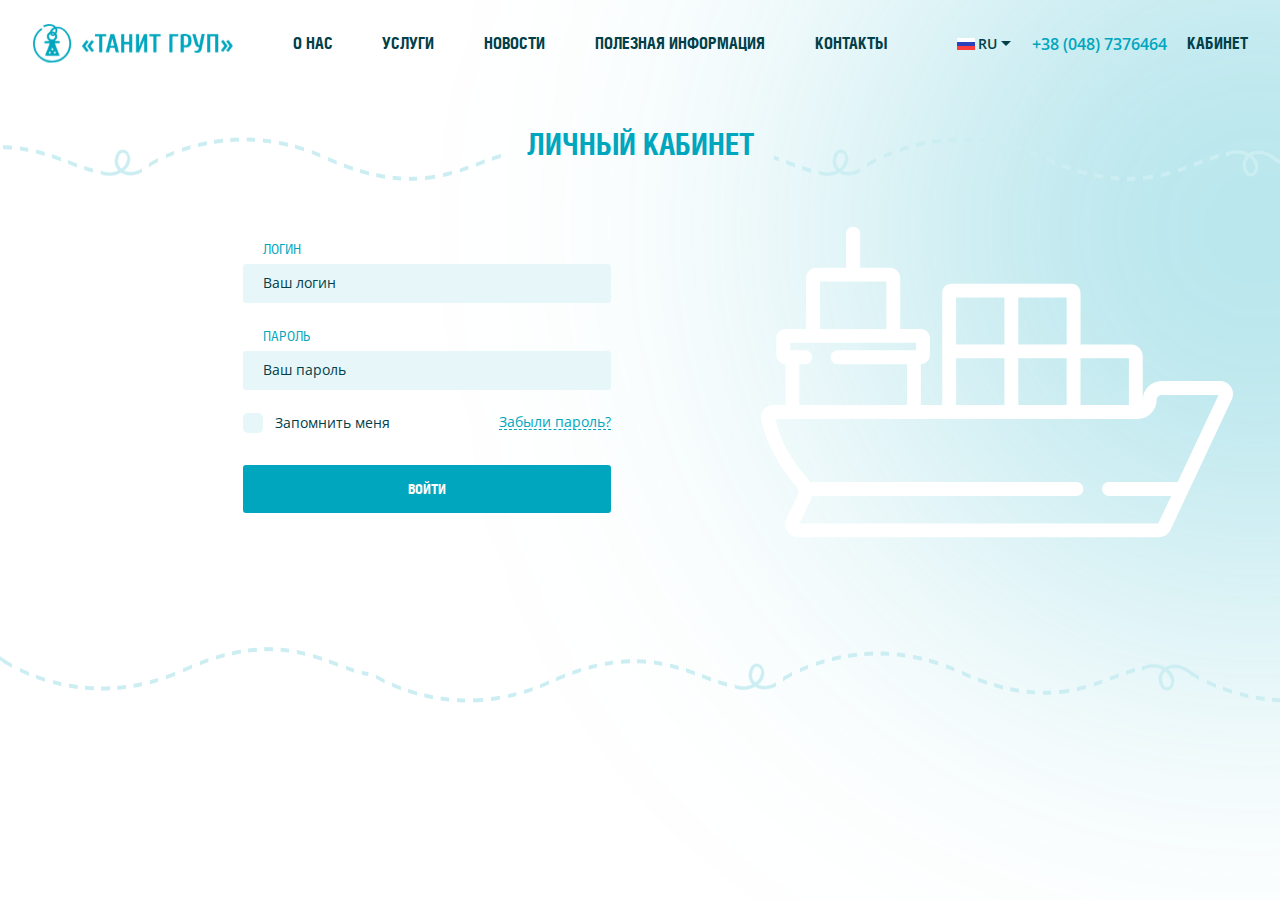
<file: index.html>
<!DOCTYPE html>
<html lang="ru">

<head>
	<title>Главная</title>
	<meta charset="UTF-8">
	<meta name="format-detection" content="telephone=no">
	<!-- <style>body{opacity: 0;}</style> -->
	<link rel="stylesheet" href="css/style.min.css">
	<link rel="shortcut icon" href="favicon.ico">
	<!-- <meta name="robots" content="noindex, nofollow"> -->
	<meta name="viewport" content="width=device-width, initial-scale=1.0">
</head>

<body>
	<div class="wrapper">
		<header class="header">
			<div class="header__container">
				<a href="index.html" class="header__logo">
					<img src="img/logo.svg" alt="Танит Груп">
				</a>
				<div class="header__menu menu__body">

					<nav>
						<div class="menu__decor"></div>
						<ul>
							<li><a href="error.html">О НАС</a></li>
							<li><a href="applications.html">УСЛУГИ</a></li>
							<li><a href="">НОВОСТИ</a></li>
							<li><a href="">ПОЛЕЗНАЯ ИНФОРМАЦИЯ</a></li>
							<li><a href="">КОНТАКТЫ</a></li>
							<li data-spollers class="cabinet-header cabinet-header--adaptive">
								<a href="">КАБИНЕТ</a>
								<a href="index.html" class="cabinet-header__login">login</a>
								<button data-spoller type="button" class="cabinet-header__arrow _page-arrow"></button>
								<a class="_exit" href="">ВЫЙТИ</a>
							</li>
							<li class="_exit-adaptive">
								<a href="">ВЫЙТИ</a>
							</li>
						</ul>
					</nav>

				</div>
				<div data-spollers class="header__language language">
					<button data-spoller type="button" class="language__button">
						<img src="img/ru.svg" alt="Русский">
						<span>RU</span>
						<span class="language__arrow _page-arrow"></span>
					</button>
					<ul class="language__list">
						<li class="language__item"><a href=""><img src="img/ru.svg" alt="Русский">RU</a></li>
						<li class="language__item"><a href=""><img src="img/ru.svg" alt="Русский">RU</a></li>
					</ul>
				</div>
				<a href="tel:380487376464" class="header__phone">+38 (048) 7376464</a>
				<a class="header__cabinet cabinet-header" href="">КАБИНЕТ</a>
				<button type="button" class="icon-menu">МЕНЮ
				</button>
			</div>
		</header>
		<main class="page">
			<section class="page-cabinet cabinet">

				<div class="cabinet__container">
					<div class="cabinet__bg-blur"></div>
					<div class="cabinet__bg"></div>
					<div class="cabinet__title-wrapper">
						<h1 class="cabinet__title _title">
							Личный кабинет
						</h1>
					</div>

					<div class="cabinet__form form-cabinet">
						<form action="#" class="form-cabinet__form">
							<label for="form-cabinet-email" class="form-cabinet__label _page-label">Логин</label>
							<input id="form-cabinet-email" autocomplete="off" type="text" name="form[]" data-error="Ошибка" data-required="email" placeholder="Ваш логин" class="form-cabinet__email _page-input">
							<label for="form-cabinet-pass" class="form-cabinet__label _page-label">Пароль</label>
							<input id="form-cabinet-pass" autocomplete="off" type="text" name="form[]" data-error="Ошибка" placeholder="Ваш пароль" class="form-cabinet__pass _page-input">
							<div class="form-cabinet__line">
								<label class="form-cabinet__chekbox-label">
									<input type="checkbox" class="form-cabinet__checkbox">
									<span class="form-cabinet__check"></span>
									Запомнить меня
								</label>
								<a href="password-recovery.html" class="form-cabinet__forgotpass _pass-link">Забыли
									пароль?</a>
							</div>
							<button type="submit" class="form-cabinet__button _page-btn">Войти</button>
						</form>
					</div>
				</div>
			</section>

	</div>
	</main>
	</div>
	<div id="popup" aria-hidden="true" class="popup">
		<div class="popup__wrapper request__wrapper">
			<div class="popup__content request__content">

				<button data-close type="button" class="popup__close request__close">
					все заявки
				</button>

				<div class="popup__request request">

					<div class="request__overall overall">
						<div class="overall__item overall__number">
							<p class="overall__option">
								№ сделки:
							</p>
							<p class="overall__info">
								00010274
							</p>
						</div>
						<div class="overall__item deal-status-booking">
							<p class="overall__option">
								Статус сделки:
							</p>
							<p class="overall__info">
								Букинг
							</p>
						</div>
						<div class="overall__item account-status-unpaid">
							<p class="overall__option">
								Статус счета:
							</p>
							<p class="overall__info">
								Не оплачен
							</p>
						</div>
					</div>

					<div class="request__info">
						<div class="request__inner">
							<div class="info-request">
								<div class="info-request__item info-request__shipment">
									<p class="info-request__option">порт отправления</p>
									<p class="info-request__info">Лос-Анджелес,US</p>
								</div>

								<div class="info-request__item info-request__etd">
									<p class="info-request__option">ETD</p>
									<p class="info-request__info">21.01.2022</p>
								</div>
								<div class="info-request__item info-request__number">
									<p class="info-request__option">номер коносамента</p>
									<p class="info-request__info">ZIMUTRT912886</p>
								</div>

								<div class="info-request__item info-request__destination">
									<p class="info-request__option">порт назначения
									</p>
									<p class="info-request__info">Одесса,UA</p>
								</div>
								<div class="info-request__item info-request__eta">
									<p class="info-request__option">ETA</p>
									<p class="info-request__info">10.03.2022</p>
								</div>
							</div>

						</div>
					</div>



					<div class="request__about-cnt">
						<img class="popup__bg" src="img/popup-bg.svg" alt="">
						<div class="request__inner">
							<div class="about-cnt">
								<p class="about-cnt__title">
									КОНТЕЙНЕРЫ
								</p>
								<div class="about-cnt__row">
									<div class="about-cnt__code">
										MEDU5110718
									</div>
									<div class="about-cnt__hc">
										20НС
									</div>
									<div class="about-cnt__weight">
										8761 kg
									</div>
								</div>
								<div class="about-cnt__row">
									<div class="about-cnt__code">
										INKU6444093
									</div>
									<div class="about-cnt__hc">
										40НС
									</div>
									<div class="about-cnt__weight">
										7665 kg
									</div>
								</div>
								<div class="about-cnt__row">
									<div class="about-cnt__code">
										MYTH5110718
									</div>
									<div class="about-cnt__hc">
										40НС
									</div>
									<div class="about-cnt__weight">
										7665 kg
									</div>
								</div>
								<div class="about-cnt__row">
									<div class="about-cnt__code">
										TGFG6444093
									</div>
									<div class="about-cnt__hc">
										40НС
									</div>
									<div class="about-cnt__weight">
										7665 kg
									</div>
								</div>
							</div>
						</div>
					</div>
					<div class="request__accounts">
						<div class="request__inner">
							<div class="accounts-request">



								<p class="accounts-request__title">
									счета
								</p>
								<div class="accounts-request__row">
									<div class="accounts-request__items">
										<div class="accounts-request__number">
											№12135451245
										</div>
										<div class="accounts-request__status status-pink">
											Не оплачен
										</div>
										<div class="accounts-request__cost">
											100 000,00 UAH
										</div>
									</div>
									<a download href="" class="accounts-request__download-button"></a>
								</div>
								<div class="accounts-request__row">
									<div class="accounts-request__items">
										<div class="accounts-request__number">
											№12135451245
										</div>
										<div class="accounts-request__status status-pink">
											Не оплачен
										</div>
										<div class="accounts-request__cost">
											80 000,00 UAH
										</div>
									</div>

									<a download href="" class="accounts-request__download-button"></a>

								</div>
								<div class="accounts-request__row">
									<div class="accounts-request__items">
										<div class="accounts-request__number">
											№12135451245
										</div>
										<div class="accounts-request__status status-pink">
											Не оплачен
										</div>
										<div class="accounts-request__cost">
											1 000,00 UAH
										</div>
									</div>

									<a download href="" class="accounts-request__download-button"></a>

								</div>
								<div class="accounts-request__row">

									<div class="accounts-request__items">
										<div class="accounts-request__number">
											№12135451245
										</div>
										<div class="accounts-request__status status-pink">
											Не оплачен
										</div>
										<div class="accounts-request__cost">
											50 000,00 UAH
										</div>
									</div>

									<a download href="" class="accounts-request__download-button"></a>
								</div>
							</div>
						</div>
					</div>




				</div>




			</div>
		</div>
	</div>


	<script src="https://ajax.googleapis.com/ajax/libs/jquery/3.5.1/jquery.min.js"></script>
	<script src="js/app.min.js"></script>

</body>

</html>
</file>
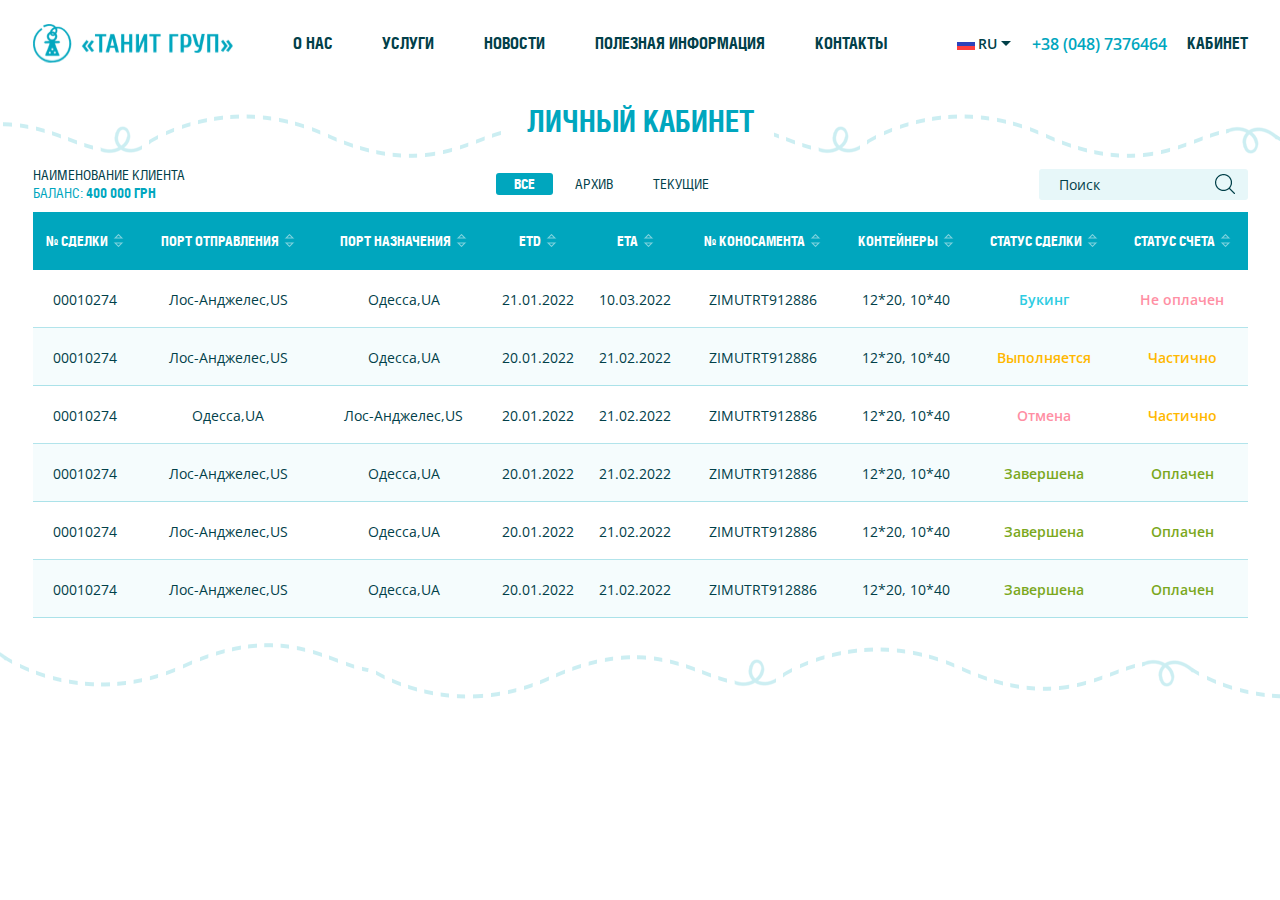
<file: applications.html>
<!DOCTYPE html>
<html lang="ru">

<head>
	<title>Главная</title>
	<meta charset="UTF-8">
	<meta name="format-detection" content="telephone=no">
	<!-- <style>body{opacity: 0;}</style> -->
	<link rel="stylesheet" href="css/style.min.css">
	<link rel="shortcut icon" href="favicon.ico">
	<!-- <meta name="robots" content="noindex, nofollow"> -->
	<meta name="viewport" content="width=device-width, initial-scale=1.0">
</head>

<body>
	<div class="wrapper">
		<header class="header">
			<div class="header__container">
				<a href="index.html" class="header__logo">
					<img src="img/logo.svg" alt="Танит Груп">
				</a>
				<div class="header__menu menu__body">

					<nav>
						<div class="menu__decor"></div>
						<ul>
							<li><a href="error.html">О НАС</a></li>
							<li><a href="applications.html">УСЛУГИ</a></li>
							<li><a href="">НОВОСТИ</a></li>
							<li><a href="">ПОЛЕЗНАЯ ИНФОРМАЦИЯ</a></li>
							<li><a href="">КОНТАКТЫ</a></li>
							<li data-spollers class="cabinet-header cabinet-header--adaptive">
								<a href="">КАБИНЕТ</a>
								<a href="index.html" class="cabinet-header__login">login</a>
								<button data-spoller type="button" class="cabinet-header__arrow _page-arrow"></button>
								<a class="_exit" href="">ВЫЙТИ</a>
							</li>
							<li class="_exit-adaptive">
								<a href="">ВЫЙТИ</a>
							</li>
						</ul>
					</nav>

				</div>
				<div data-spollers class="header__language language">
					<button data-spoller type="button" class="language__button">
						<img src="img/ru.svg" alt="Русский">
						<span>RU</span>
						<span class="language__arrow _page-arrow"></span>
					</button>
					<ul class="language__list">
						<li class="language__item"><a href=""><img src="img/ru.svg" alt="Русский">RU</a></li>
						<li class="language__item"><a href=""><img src="img/ru.svg" alt="Русский">RU</a></li>
					</ul>
				</div>
				<a href="tel:380487376464" class="header__phone">+38 (048) 7376464</a>
				<a class="header__cabinet cabinet-header" href="">КАБИНЕТ</a>
				<button type="button" class="icon-menu">МЕНЮ
				</button>
			</div>
		</header>
		<main class="page">
			<section class="page-applications applications">
				<div class="applications__container">
					<div class="applications__title-wrapper">
						<h1 class="applications__title _title">
							Личный кабинет
						</h1>
					</div>

					<div class="applications__wrapper">
						<div class="applications__row">
							<div class="applications__client">
								<p class="applications__name">
									Наименование клиента
								</p>
								<p class="applications__balance">
									Баланс: <span>400 000 грн</span>
								</p>
							</div>
							<div class="applications__filters-button-box">
								<button data-popup="#popup-filters" type="button" class="applications__filters-button">
									<span></span>
									<span></span>
									<span></span>
								</button>
							</div>
							<div class="applications__settings">
								<button type="button"
									class="applications__button applications__button--active">ВСЕ</button>
								<button type="button" class="applications__button">АРХИВ</button>
								<button type="button" class="applications__button">ТЕКУЩИЕ</button>
							</div>
							<div class="applications__search search-applications">
								<form action="#" class="search-applications">

									<input autocomplete="off" type="text" name="form[]" data-error="Ошибка"
										placeholder="Поиск" class="search-applications__input">
									<button type="submit" class="search-applications__button">

									</button>
								</form>
							</div>
						</div>
						<table class="applications__table table-applications" border="0" cellspacing="0"
							cellpadding="0">
							<thead class="table-applications__head">
								<tr class="table-applications__head-row">
									<th class="table-applications__head-cell">
										<div class="table-applications__cell-wrapper">
											№ сделки
											<div class="table-applications__buttons">
												<button type="button" class="table-applications__button-up"></button>
												<button type="button" class="table-applications__button-down"></button>
											</div>
										</div>
									</th>
									<th class="table-applications__head-cell">
										<div class="table-applications__cell-wrapper">
											порт отправления
											<div class="table-applications__buttons">
												<button type="button" class="table-applications__button-up"></button>
												<button type="button" class="table-applications__button-down"></button>
											</div>
										</div>
									</th>
									<th class="table-applications__head-cell">
										<div class="table-applications__cell-wrapper">
											порт назначения
											<div class="table-applications__buttons">
												<button type="button" class="table-applications__button-up"></button>
												<button type="button" class="table-applications__button-down"></button>
											</div>
										</div>
									</th>
									<th class="table-applications__head-cell">
										<div class="table-applications__cell-wrapper">
											ETD
											<div class="table-applications__buttons">
												<button type="button" class="table-applications__button-up"></button>
												<button type="button" class="table-applications__button-down"></button>
											</div>
										</div>
									</th>
									<th class="table-applications__head-cell">
										<div class="table-applications__cell-wrapper">
											ETA
											<div class="table-applications__buttons">
												<button type="button" class="table-applications__button-up"></button>
												<button type="button" class="table-applications__button-down"></button>
											</div>
										</div>
									</th>
									<th class="table-applications__head-cell">
										<div class="table-applications__cell-wrapper">
											№ коносамента
											<div class="table-applications__buttons">
												<button type="button" class="table-applications__button-up"></button>
												<button type="button" class="table-applications__button-down"></button>
											</div>
										</div>


									</th>
									<th class="table-applications__head-cell">
										<div class="table-applications__cell-wrapper">
											контейнеры
											<div class="table-applications__buttons">
												<button type="button" class="table-applications__button-up"></button>
												<button type="button" class="table-applications__button-down"></button>
											</div>
										</div>
									</th>
									<th class="table-applications__head-cell">
										<div class="table-applications__cell-wrapper">
											Статус сделки
											<div class="table-applications__buttons">
												<button type="button" class="table-applications__button-up"></button>
												<button type="button" class="table-applications__button-down"></button>
											</div>
										</div>
									</th>
									<th class="table-applications__head-cell">
										<div class="table-applications__cell-wrapper">
											Статус счета
											<div class="table-applications__buttons">
												<button type="button" class="table-applications__button-up"></button>
												<button type="button" class="table-applications__button-down"></button>
											</div>
										</div>
									</th>
								</tr>
							</thead>
							<tbody class="table-applications__body">
								<tr class="table-applications__row table-applications__row-1">
									<th class="table-applications__cell table-applications__number">
										<button type="button" data-popup="#popup"
											class="table-applications__button">00010274</button>
									</th>
									<th class="table-applications__cell table-applications__shipment">Лос-Анджелес,US
									</th>
									<th class="table-applications__cell table-applications__destination">Одесса,UA</th>
									<th class="table-applications__cell table-applications__etd">21.01.2022</th>
									<th class="table-applications__cell table-applications__eta">10.03.2022</th>
									<th class="table-applications__cell table-applications__consignment">ZIMUTRT912886
									</th>
									<th class="table-applications__cell table-applications__cnt">12*20, 10*40</th>
									<th class="table-applications__cell status-blue deal-status">Букинг</th>
									<th class="table-applications__cell status-pink table-applications__payment">Не
										оплачен</th>
									<th class="payment-status payment-status-pink"></th>
									<th class="table-arrow"></th>
								</tr>
								<tr class="table-applications__row table-applications__row-2">

									<th class="table-applications__cell table-applications__number">
										<button type="button" data-popup="#popup-2"
											class="table-applications__button">00010274</button>
									</th>
									<th class="table-applications__cell table-applications__shipment">Лос-Анджелес,US
									</th>
									<th class="table-applications__cell table-applications__destination">Одесса,UA</th>
									<th class="table-applications__cell table-applications__etd">20.01.2022</th>
									<th class="table-applications__cell table-applications__eta">21.02.2022</th>
									<th class="table-applications__cell table-applications__consignment">ZIMUTRT912886
									</th>
									<th class="table-applications__cell table-applications__cnt">12*20, 10*40</th>
									<th class="table-applications__cell status-yellow deal-status">Выполняется</th>
									<th class="table-applications__cell status-yellow table-applications__payment">
										Частично</th>
									<th class="payment-status payment-status-yellow"></th>
									<th class="table-arrow"></th>
								</tr>
								<tr class="table-applications__row table-applications__row-1">

									<th class="table-applications__cell table-applications__number">
										<button type="button" data-popup="#popup-2"
											class="table-applications__button">00010274</button>
									</th>
									<th class="table-applications__cell table-applications__shipment">Одесса,UA</th>
									<th class="table-applications__cell table-applications__destination">Лос-Анджелес,US
									</th>
									<th class="table-applications__cell table-applications__etd">20.01.2022</th>
									<th class="table-applications__cell table-applications__eta">21.02.2022</th>
									<th class="table-applications__cell table-applications__consignment">ZIMUTRT912886
									</th>
									<th class="table-applications__cell table-applications__cnt">12*20, 10*40</th>
									<th class="table-applications__cell status-pink deal-status">Отмена</th>
									<th class="table-applications__cell status-yellow table-applications__payment">
										Частично</th>
									<th class="payment-status payment-status-green"></th>
									<th class="table-arrow"></th>
								</tr>
								<tr class="table-applications__row table-applications__row-2">
									<th class="table-applications__cell table-applications__number">
										<button type="button" data-popup="#popup"
											class="table-applications__button">00010274</button>
									</th>
									<th class="table-applications__cell table-applications__shipment">Лос-Анджелес,US
									</th>
									<th class="table-applications__cell table-applications__destination">Одесса,UA</th>
									<th class="table-applications__cell table-applications__etd">20.01.2022</th>
									<th class="table-applications__cell table-applications__eta">21.02.2022</th>
									<th class="table-applications__cell table-applications__consignment">ZIMUTRT912886
									</th>
									<th class="table-applications__cell table-applications__cnt">12*20, 10*40</th>
									<th class="table-applications__cell status-green deal-status">Завершена</th>
									<th class="table-applications__cell status-green table-applications__payment">
										Оплачен</th>
									<th class="payment-status payment-status-green"></th>
									<th class="table-arrow"></th>
								</tr>
								<tr class="table-applications__row table-applications__row-1">

									<th class="table-applications__cell table-applications__number">
										<button type="button" data-popup="#popup"
											class="table-applications__button">00010274</button>
									</th>
									<th class="table-applications__cell table-applications__shipment">Лос-Анджелес,US
									</th>
									<th class="table-applications__cell table-applications__destination">Одесса,UA</th>
									<th class="table-applications__cell table-applications__etd">20.01.2022</th>
									<th class="table-applications__cell table-applications__eta">21.02.2022</th>
									<th class="table-applications__cell table-applications__consignment">ZIMUTRT912886
									</th>
									<th class="table-applications__cell table-applications__cnt">12*20, 10*40</th>
									<th class="table-applications__cell status-green deal-status">Завершена</th>
									<th class="table-applications__cell status-green table-applications__payment">
										Оплачен</th>
									<th class="payment-status payment-status-green"></th>
									<th class="table-arrow"></th>
								</tr>
								<tr class="table-applications__row table-applications__row-2">

									<th class="table-applications__cell table-applications__number">
										<button type="button" data-popup="#popup"
											class="table-applications__button">00010274</button>
									</th>
									<th class="table-applications__cell table-applications__shipment">Лос-Анджелес,US
									</th>
									<th class="table-applications__cell table-applications__destination">Одесса,UA</th>
									<th class="table-applications__cell table-applications__etd">20.01.2022</th>
									<th class="table-applications__cell table-applications__eta">21.02.2022</th>
									<th class="table-applications__cell table-applications__consignment">ZIMUTRT912886
									</th>
									<th class="table-applications__cell table-applications__cnt">12*20, 10*40</th>
									<th class="table-applications__cell status-green deal-status">Завершена</th>
									<th class="table-applications__cell status-green table-applications__payment">
										Оплачен</th>
									<th class="payment-status payment-status-green"></th>
									<th class="table-arrow"></th>
								</tr>
							</tbody>
						</table>
					</div>
				</div>
			</section>

		</main>
		<footer class="footer">
			<div class="footer__container">
			</div>
		</footer>
	</div>
	<div id="popup" aria-hidden="true" class="popup">
		<div class="popup__wrapper request__wrapper">
			<div class="popup__content request__content">

				<button data-close type="button" class="popup__close request__close">
					все заявки
				</button>

				<div class="popup__request request">

					<div class="request__overall overall">
						<div class="overall__item overall__number">
							<p class="overall__option">
								№ сделки:
							</p>
							<p class="overall__info">
								00010274
							</p>
						</div>
						<div class="overall__item deal-status-booking">
							<p class="overall__option">
								Статус сделки:
							</p>
							<p class="overall__info">
								Букинг
							</p>
						</div>
						<div class="overall__item account-status-unpaid">
							<p class="overall__option">
								Статус счета:
							</p>
							<p class="overall__info">
								Не оплачен
							</p>
						</div>
					</div>

					<div class="request__info">
						<div class="request__inner">
							<div class="info-request">
								<div class="info-request__item info-request__shipment">
									<p class="info-request__option">порт отправления</p>
									<p class="info-request__info">Лос-Анджелес,US</p>
								</div>

								<div class="info-request__item info-request__etd">
									<p class="info-request__option">ETD</p>
									<p class="info-request__info">21.01.2022</p>
								</div>
								<div class="info-request__item info-request__number">
									<p class="info-request__option">номер коносамента</p>
									<p class="info-request__info">ZIMUTRT912886</p>
								</div>

								<div class="info-request__item info-request__destination">
									<p class="info-request__option">порт назначения
									</p>
									<p class="info-request__info">Одесса,UA</p>
								</div>
								<div class="info-request__item info-request__eta">
									<p class="info-request__option">ETA</p>
									<p class="info-request__info">10.03.2022</p>
								</div>
							</div>

						</div>
					</div>



					<div class="request__about-cnt">
						<img class="popup__bg" src="img/popup-bg.svg" alt="">
						<div class="request__inner">
							<div class="about-cnt">
								<p class="about-cnt__title">
									КОНТЕЙНЕРЫ
								</p>
								<div class="about-cnt__row">
									<div class="about-cnt__code">
										MEDU5110718
									</div>
									<div class="about-cnt__hc">
										20НС
									</div>
									<div class="about-cnt__weight">
										8761 kg
									</div>
								</div>
								<div class="about-cnt__row">
									<div class="about-cnt__code">
										INKU6444093
									</div>
									<div class="about-cnt__hc">
										40НС
									</div>
									<div class="about-cnt__weight">
										7665 kg
									</div>
								</div>
								<div class="about-cnt__row">
									<div class="about-cnt__code">
										MYTH5110718
									</div>
									<div class="about-cnt__hc">
										40НС
									</div>
									<div class="about-cnt__weight">
										7665 kg
									</div>
								</div>
								<div class="about-cnt__row">
									<div class="about-cnt__code">
										TGFG6444093
									</div>
									<div class="about-cnt__hc">
										40НС
									</div>
									<div class="about-cnt__weight">
										7665 kg
									</div>
								</div>
							</div>
						</div>
					</div>
					<div class="request__accounts">
						<div class="request__inner">
							<div class="accounts-request">



								<p class="accounts-request__title">
									счета
								</p>
								<div class="accounts-request__row">
									<div class="accounts-request__items">
										<div class="accounts-request__number">
											№12135451245
										</div>
										<div class="accounts-request__status status-pink">
											Не оплачен
										</div>
										<div class="accounts-request__cost">
											100 000,00 UAH
										</div>
									</div>
									<a download href="" class="accounts-request__download-button"></a>
								</div>
								<div class="accounts-request__row">
									<div class="accounts-request__items">
										<div class="accounts-request__number">
											№12135451245
										</div>
										<div class="accounts-request__status status-pink">
											Не оплачен
										</div>
										<div class="accounts-request__cost">
											80 000,00 UAH
										</div>
									</div>

									<a download href="" class="accounts-request__download-button"></a>

								</div>
								<div class="accounts-request__row">
									<div class="accounts-request__items">
										<div class="accounts-request__number">
											№12135451245
										</div>
										<div class="accounts-request__status status-pink">
											Не оплачен
										</div>
										<div class="accounts-request__cost">
											1 000,00 UAH
										</div>
									</div>

									<a download href="" class="accounts-request__download-button"></a>

								</div>
								<div class="accounts-request__row">

									<div class="accounts-request__items">
										<div class="accounts-request__number">
											№12135451245
										</div>
										<div class="accounts-request__status status-pink">
											Не оплачен
										</div>
										<div class="accounts-request__cost">
											50 000,00 UAH
										</div>
									</div>

									<a download href="" class="accounts-request__download-button"></a>
								</div>
							</div>
						</div>
					</div>




				</div>




			</div>
		</div>
	</div>


	<div id="popup-2" aria-hidden="true" class="popup">
		<div class="popup__wrapper request__wrapper">
			<div class="popup__content request__content">

				<button data-close type="button" class="popup__close request__close">
					все заявки
				</button>

				<div class="popup__request request">

					<div class="request__overall overall">
						<div class="overall__item overall__number">
							<p class="overall__option">
								№ сделки:
							</p>
							<p class="overall__info">
								00010274
							</p>
						</div>
						<div class="overall__item deal-status-booking">
							<p class="overall__option">
								Статус сделки:
							</p>
							<p class="overall__info">
								Букинг
							</p>
						</div>
						<div class="overall__item account-status-unpaid">
							<p class="overall__option">
								Статус счета:
							</p>
							<p class="overall__info">
								Не оплачен
							</p>
						</div>
					</div>

					<div class="request__info">
						<div class="request__inner">
							<div class="info-request">
								<div class="info-request__item info-request__shipment">
									<p class="info-request__option">порт отправления</p>
									<p class="info-request__info">Лос-Анджелес,US</p>
								</div>

								<div class="info-request__item info-request__etd">
									<p class="info-request__option">ETD</p>
									<p class="info-request__info">21.01.2022</p>
								</div>
								<div class="info-request__item info-request__number">
									<p class="info-request__option">номер коносамента</p>
									<p class="info-request__info">ZIMUTRT912886</p>
								</div>

								<div class="info-request__item info-request__destination">
									<p class="info-request__option">порт назначения
									</p>
									<p class="info-request__info">Одесса,UA</p>
								</div>
								<div class="info-request__item info-request__eta">
									<p class="info-request__option">ETA</p>
									<p class="info-request__info">10.03.2022</p>
								</div>
							</div>

						</div>
					</div>



					<div class="request__about-cnt">
						<img class="popup__bg" src="img/popup-bg.svg" alt="">
						<div class="request__inner">
							<div class="about-cnt">
								<p class="about-cnt__title">
									КОНТЕЙНЕРЫ
								</p>
								<div class="about-cnt__row">
									<div class="about-cnt__code">
										MEDU5110718
									</div>
									<div class="about-cnt__hc">
										20НС
									</div>
									<div class="about-cnt__weight">
										8761 kg
									</div>
								</div>

							</div>
						</div>
					</div>
					<div class="request__accounts">
						<div class="request__inner">
							<div class="accounts-request">



								<p class="accounts-request__title">
									счета
								</p>
								<div class="accounts-request__row">
									<div class="accounts-request__items">
										<div class="accounts-request__number">
											№12135451245
										</div>
										<div class="accounts-request__status status-pink">
											Не оплачен
										</div>
										<div class="accounts-request__cost">
											100 000,00 UAH
										</div>
									</div>
									<a download href="" class="accounts-request__download-button"></a>
								</div>
							</div>
						</div>
					</div>




				</div>




			</div>
		</div>
	</div>
	<div id="popup-filters" aria-hidden="true" class="popup">
		<div class="popup__wrapper popup-filters__wrapper">
			<div class="popup__content popup-filters__content">
				<div class="popup-filters__close-wrapper">
					<button data-close type="button" class="popup__close popup-filters__close">

					</button>
				</div>

				<div class="popup-filters">
					<h5 class="popup-filters__title">
						Сортировка
					</h5>
					<div class="popup-filters__wrapper">
						<div class="popup-filters__column">
							<div class="popup-filters__item">
								<p class="popup-filters__option">
									№ сделки
								</p>
								<div class="popup-filters__buttons">
									<button type="button"
										class="popup-filters__button popup-filters__button-up"><span></span></button>
									<button type="button"
										class="popup-filters__button popup-filters__button-down"><span></span></button>
								</div>
							</div>
							<div class="popup-filters__item">
								<p class="popup-filters__option">
									№ коносамента
								</p>
								<div class="popup-filters__buttons">
									<button type="button"
										class="popup-filters__button popup-filters__button-up"><span></span></button>
									<button type="button"
										class="popup-filters__button popup-filters__button-down"><span></span></button>
								</div>
							</div>
							<div class="popup-filters__item">
								<p class="popup-filters__option">
									Статус сделки
								</p>
								<div class="popup-filters__buttons">
									<button type="button"
										class="popup-filters__button popup-filters__button-up"><span></span></button>
									<button type="button"
										class="popup-filters__button popup-filters__button-down"><span></span></button>
								</div>
							</div>
						</div>
						<div class="popup-filters__column">
							<div class="popup-filters__item">
								<p class="popup-filters__option">
									порт отправления
								</p>
								<div class="popup-filters__buttons">
									<button type="button"
										class="popup-filters__button popup-filters__button-up"><span></span></button>
									<button type="button"
										class="popup-filters__button popup-filters__button-down"><span></span></button>
								</div>
							</div>
							<div class="popup-filters__item">
								<p class="popup-filters__option">
									порт назначения
								</p>
								<div class="popup-filters__buttons">
									<button type="button"
										class="popup-filters__button popup-filters__button-up"><span></span></button>
									<button type="button"
										class="popup-filters__button popup-filters__button-down"><span></span></button>
								</div>
							</div>
							<div class="popup-filters__item">
								<p class="popup-filters__option">
									Статус счета
								</p>
								<div class="popup-filters__buttons">
									<button type="button"
										class="popup-filters__button popup-filters__button-up"><span></span></button>
									<button type="button"
										class="popup-filters__button popup-filters__button-down"><span></span></button>
								</div>
							</div>
						</div>
						<div class="popup-filters__column">
							<div class="popup-filters__item">
								<p class="popup-filters__option">
									ETD
								</p>
								<div class="popup-filters__buttons">
									<button type="button"
										class="popup-filters__button popup-filters__button-up"><span></span></button>
									<button type="button"
										class="popup-filters__button popup-filters__button-down"><span></span></button>
								</div>
							</div>
							<div class="popup-filters__item">
								<p class="popup-filters__option">
									ETA
								</p>
								<div class="popup-filters__buttons">
									<button type="button"
										class="popup-filters__button popup-filters__button-up"><span></span></button>
									<button type="button"
										class="popup-filters__button popup-filters__button-down"><span></span></button>
								</div>
							</div>
							<div class="popup-filters__item">
								<p class="popup-filters__option">
									контейнеры
								</p>
								<div class="popup-filters__buttons">
									<button type="button"
										class="popup-filters__button popup-filters__button-up"><span></span></button>
									<button type="button"
										class="popup-filters__button popup-filters__button-down"><span></span></button>
								</div>
							</div>
						</div>
						<button type="button" class="popup-filters__apply">применить</button>
					</div>
				</div>
			</div>
		</div>
	</div>

	<script src="https://ajax.googleapis.com/ajax/libs/jquery/3.5.1/jquery.min.js"></script>
	<script src="js/app.min.js"></script>

</body>

</html>
</file>
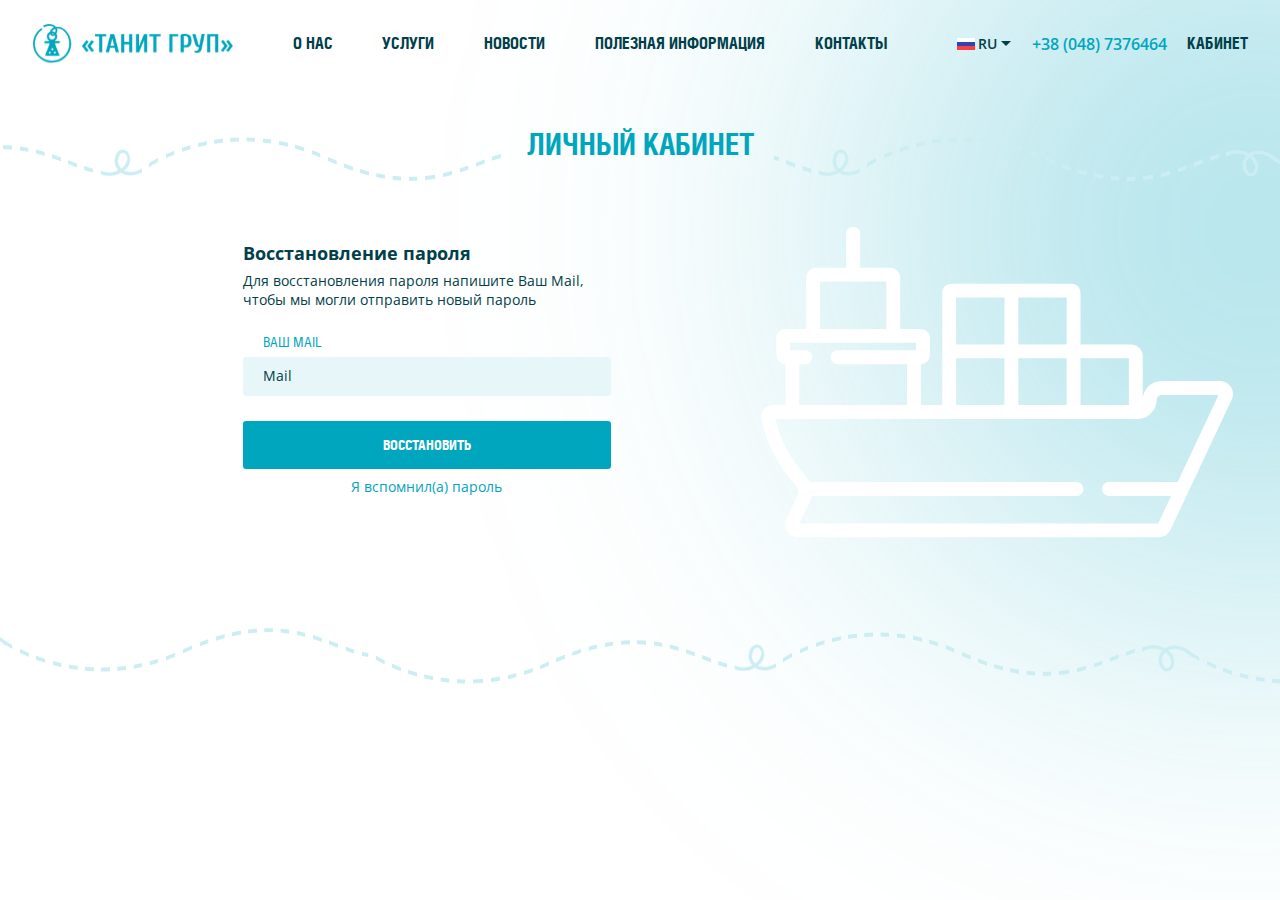
<file: password-recovery.html>
<!DOCTYPE html>
<html lang="ru">

<head>
	<title>Главная</title>
	<meta charset="UTF-8">
	<meta name="format-detection" content="telephone=no">
	<!-- <style>body{opacity: 0;}</style> -->
	<link rel="stylesheet" href="css/style.min.css">
	<link rel="shortcut icon" href="favicon.ico">
	<!-- <meta name="robots" content="noindex, nofollow"> -->
	<meta name="viewport" content="width=device-width, initial-scale=1.0">
</head>

<body>
	<div class="wrapper">
		<header class="header">
			<div class="header__container">
				<a href="index.html" class="header__logo">
					<img src="img/logo.svg" alt="Танит Груп">
				</a>
				<div class="header__menu menu__body">

					<nav>
						<div class="menu__decor"></div>
						<ul>
							<li><a href="error.html">О НАС</a></li>
							<li><a href="applications.html">УСЛУГИ</a></li>
							<li><a href="">НОВОСТИ</a></li>
							<li><a href="">ПОЛЕЗНАЯ ИНФОРМАЦИЯ</a></li>
							<li><a href="">КОНТАКТЫ</a></li>
							<li data-spollers class="cabinet-header cabinet-header--adaptive">
								<a href="">КАБИНЕТ</a>
								<a href="index.html" class="cabinet-header__login">login</a>
								<button data-spoller type="button" class="cabinet-header__arrow _page-arrow"></button>
								<a class="_exit" href="">ВЫЙТИ</a>
							</li>
							<li class="_exit-adaptive">
								<a href="">ВЫЙТИ</a>
							</li>
						</ul>
					</nav>

				</div>
				<div data-spollers class="header__language language">
					<button data-spoller type="button" class="language__button">
						<img src="img/ru.svg" alt="Русский">
						<span>RU</span>
						<span class="language__arrow _page-arrow"></span>
					</button>
					<ul class="language__list">
						<li class="language__item"><a href=""><img src="img/ru.svg" alt="Русский">RU</a></li>
						<li class="language__item"><a href=""><img src="img/ru.svg" alt="Русский">RU</a></li>
					</ul>
				</div>
				<a href="tel:380487376464" class="header__phone">+38 (048) 7376464</a>
				<a class="header__cabinet cabinet-header" href="">КАБИНЕТ</a>
				<button type="button" class="icon-menu">МЕНЮ
				</button>
			</div>
		</header>
		<main class="page">
			<section class="page-cabinet cabinet">

				<div class="cabinet__container">
					<div class="cabinet__bg-blur"></div>
					<div class="cabinet__bg"></div>
					<div class="cabinet__img"></div>
					<div class="cabinet__title-wrapper">
						<h1 class="cabinet__title _title">
							Личный кабинет
						</h1>
					</div>

					<div class="cabinet__form form-cabinet">
						<div class="form-cabinet__info">
							<h2 class="form-cabinet__subtitle">
								Восстановление пароля
							</h2>
							<p>
								Для восстановления пароля напишите Ваш Mail,
								чтобы мы могли отправить новый пароль
							</p>
						</div>

						<form action="#" class="form-cabinet__form">
							<label for="form-cabinet-email" class="form-cabinet__label _page-label">Ваш mail</label>
							<input id="form-cabinet-email" autocomplete="off" type="text" name="form[]" data-error="Ошибка" data-required="email" placeholder="Mail" class="form-cabinet__email _page-input">
							<button type="submit" class="form-cabinet__button _page-btn">Восстановить</button>
							<a href="" class="form-cabinet__remember">Я вспомнил(а) пароль</a>
						</form>
					</div>
				</div>
			</section>
		</main>
		<footer class="footer">
			<div class="footer__container">
			</div>
		</footer>
	</div>
	<div id="popup" aria-hidden="true" class="popup">
		<div class="popup__wrapper request__wrapper">
			<div class="popup__content request__content">

				<button data-close type="button" class="popup__close request__close">
					все заявки
				</button>

				<div class="popup__request request">

					<div class="request__overall overall">
						<div class="overall__item overall__number">
							<p class="overall__option">
								№ сделки:
							</p>
							<p class="overall__info">
								00010274
							</p>
						</div>
						<div class="overall__item deal-status-booking">
							<p class="overall__option">
								Статус сделки:
							</p>
							<p class="overall__info">
								Букинг
							</p>
						</div>
						<div class="overall__item account-status-unpaid">
							<p class="overall__option">
								Статус счета:
							</p>
							<p class="overall__info">
								Не оплачен
							</p>
						</div>
					</div>

					<div class="request__info">
						<div class="request__inner">
							<div class="info-request">
								<div class="info-request__item info-request__shipment">
									<p class="info-request__option">порт отправления</p>
									<p class="info-request__info">Лос-Анджелес,US</p>
								</div>

								<div class="info-request__item info-request__etd">
									<p class="info-request__option">ETD</p>
									<p class="info-request__info">21.01.2022</p>
								</div>
								<div class="info-request__item info-request__number">
									<p class="info-request__option">номер коносамента</p>
									<p class="info-request__info">ZIMUTRT912886</p>
								</div>

								<div class="info-request__item info-request__destination">
									<p class="info-request__option">порт назначения
									</p>
									<p class="info-request__info">Одесса,UA</p>
								</div>
								<div class="info-request__item info-request__eta">
									<p class="info-request__option">ETA</p>
									<p class="info-request__info">10.03.2022</p>
								</div>
							</div>

						</div>
					</div>



					<div class="request__about-cnt">
						<img class="popup__bg" src="img/popup-bg.svg" alt="">
						<div class="request__inner">
							<div class="about-cnt">
								<p class="about-cnt__title">
									КОНТЕЙНЕРЫ
								</p>
								<div class="about-cnt__row">
									<div class="about-cnt__code">
										MEDU5110718
									</div>
									<div class="about-cnt__hc">
										20НС
									</div>
									<div class="about-cnt__weight">
										8761 kg
									</div>
								</div>
								<div class="about-cnt__row">
									<div class="about-cnt__code">
										INKU6444093
									</div>
									<div class="about-cnt__hc">
										40НС
									</div>
									<div class="about-cnt__weight">
										7665 kg
									</div>
								</div>
								<div class="about-cnt__row">
									<div class="about-cnt__code">
										MYTH5110718
									</div>
									<div class="about-cnt__hc">
										40НС
									</div>
									<div class="about-cnt__weight">
										7665 kg
									</div>
								</div>
								<div class="about-cnt__row">
									<div class="about-cnt__code">
										TGFG6444093
									</div>
									<div class="about-cnt__hc">
										40НС
									</div>
									<div class="about-cnt__weight">
										7665 kg
									</div>
								</div>
							</div>
						</div>
					</div>
					<div class="request__accounts">
						<div class="request__inner">
							<div class="accounts-request">



								<p class="accounts-request__title">
									счета
								</p>
								<div class="accounts-request__row">
									<div class="accounts-request__items">
										<div class="accounts-request__number">
											№12135451245
										</div>
										<div class="accounts-request__status status-pink">
											Не оплачен
										</div>
										<div class="accounts-request__cost">
											100 000,00 UAH
										</div>
									</div>
									<a download href="" class="accounts-request__download-button"></a>
								</div>
								<div class="accounts-request__row">
									<div class="accounts-request__items">
										<div class="accounts-request__number">
											№12135451245
										</div>
										<div class="accounts-request__status status-pink">
											Не оплачен
										</div>
										<div class="accounts-request__cost">
											80 000,00 UAH
										</div>
									</div>

									<a download href="" class="accounts-request__download-button"></a>

								</div>
								<div class="accounts-request__row">
									<div class="accounts-request__items">
										<div class="accounts-request__number">
											№12135451245
										</div>
										<div class="accounts-request__status status-pink">
											Не оплачен
										</div>
										<div class="accounts-request__cost">
											1 000,00 UAH
										</div>
									</div>

									<a download href="" class="accounts-request__download-button"></a>

								</div>
								<div class="accounts-request__row">

									<div class="accounts-request__items">
										<div class="accounts-request__number">
											№12135451245
										</div>
										<div class="accounts-request__status status-pink">
											Не оплачен
										</div>
										<div class="accounts-request__cost">
											50 000,00 UAH
										</div>
									</div>

									<a download href="" class="accounts-request__download-button"></a>
								</div>
							</div>
						</div>
					</div>




				</div>




			</div>
		</div>
	</div>


	<script src="https://ajax.googleapis.com/ajax/libs/jquery/3.5.1/jquery.min.js"></script>
	<script src="js/app.min.js"></script>

</body>

</html>
</file>
<file: css/style.min.css>
@charset "UTF-8";@font-face{font-family:HeliosCond;font-display:swap;src:url("../fonts/HeliosCond-Bold.woff2") format("woff2"),url("../fonts/HeliosCond-Bold.woff") format("woff");font-weight:700;font-style:normal}@font-face{font-family:HeliosCond;font-display:swap;src:url("../fonts/HeliosCond.woff2") format("woff2"),url("../fonts/HeliosCond.woff") format("woff");font-weight:400;font-style:normal}@font-face{font-family:OpenSans;font-display:swap;src:url("../fonts/OpenSans-Bold.woff2") format("woff2"),url("../fonts/OpenSans-Bold.woff") format("woff");font-weight:700;font-style:normal}@font-face{font-family:OpenSans;font-display:swap;src:url("../fonts/OpenSans-SemiBold.woff2") format("woff2"),url("../fonts/OpenSans-SemiBold.woff") format("woff");font-weight:600;font-style:normal}@font-face{font-family:OpenSans;font-display:swap;src:url("../fonts/OpenSans-Regular.woff2") format("woff2"),url("../fonts/OpenSans-Regular.woff") format("woff");font-weight:400;font-style:normal}@font-face{font-family:OpenSans;font-display:swap;src:url("../fonts/OpenSans-Light.woff2") format("woff2"),url("../fonts/OpenSans-Light.woff") format("woff");font-weight:300;font-style:normal}*{padding:0;margin:0;border:0}*,:after,:before{box-sizing:border-box}body,html{height:100%;min-width:320px}body{color:#014049;line-height:1;font-family:OpenSans;font-size:.875rem;-ms-text-size-adjust:100%;-moz-text-size-adjust:100%;-webkit-text-size-adjust:100%;-webkit-font-smoothing:antialiased;-moz-osx-font-smoothing:grayscale}button,input,textarea{font-family:OpenSans;font-size:inherit}button{cursor:pointer;color:inherit;background-color:inherit}a{color:inherit}a:link,a:visited{text-decoration:none}a:hover{text-decoration:none}ul li{list-style:none}img{vertical-align:top}h1,h2,h3,h4,h5,h6{font-weight:inherit;font-size:inherit}.lock body{overflow:hidden;touch-action:none}.wrapper{min-height:100%;display:flex;flex-direction:column;overflow:hidden}.wrapper>main{flex:1 1 auto}.wrapper>*{min-width:0}[class*=__container]{max-width:75.9375rem;box-sizing:content-box;margin:0 auto;padding:0 .9375rem}body::after{content:"";background-color:rgba(0,0,0,.5);position:fixed;width:100%;height:100%;top:0;left:0;opacity:0;transition:opacity .8s ease 0s;pointer-events:none;z-index:149}.popup-show body::after{opacity:1}.popup{position:fixed;top:0;left:0;bottom:0;right:-200%;transition:right .8s ease 0s;visibility:hidden;pointer-events:none}.popup_show{z-index:150;visibility:visible;overflow:auto;pointer-events:auto;right:0}.popup_show .popup__content{visibility:visible;transform:scale(1)}.popup__wrapper.request__wrapper{align-items:flex-end}.popup__wrapper{display:flex;flex-direction:column;min-height:100%;flex:1 1 auto;width:100%}.popup__content{visibility:hidden;transform:scale(0);transition:transform .3s ease 0s;background-color:#fff;width:100%}.lock .popup__content{visibility:visible}.popup__content.request__content{overflow-y:auto;overflow-x:hidden;padding-top:3rem;padding-bottom:8.125rem;position:relative;max-width:41.875rem;min-height:100vh}@media (max-width:48em){.popup__content.request__content{padding-bottom:6.25rem}}@media (max-width:36em){.popup__content.request__content{padding-bottom:2.5rem}}.popup__content.request__content::after{content:"";position:absolute;width:42.5rem;height:4.375rem;background:url("../img/css_sprites.png") -25rem -.625rem;bottom:.625rem}@media (max-width:36em){.popup__content.request__content::after{display:none}}.popup__content.popup-filters__content{padding:1.3125rem 1.5rem 3.625rem 2.9375rem}@media (max-width:48em){.popup__content.popup-filters__content{padding:.9375rem .9375rem 3.625rem .9375rem}}@media (max-width:36em){.popup__content.popup-filters__content{padding:2.125rem 1.4375rem 1.75rem 2.4375rem;min-height:100vh}}.request__close{font-family:HeliosCond;font-size:1rem;line-height:1.1875;text-transform:uppercase;position:relative;font-weight:700;padding-left:2.0625rem;margin-left:2rem;outline:0}@media (min-width:77.8125em){.request__close{margin-bottom:2.6875rem}}@media (min-width:20em) and (max-width:77.8125em){@supports (margin-bottom:clamp(1.875rem,1.5939189189rem + 1.4054054054vw,2.6875rem)){.request__close{margin-bottom:clamp(1.875rem,1.5939189189rem + 1.4054054054vw,2.6875rem)}}@supports not (margin-bottom:clamp(1.875rem,1.5939189189rem + 1.4054054054vw,2.6875rem)){.request__close{margin-bottom:calc(1.875rem + .8125 * (100vw - 20rem)/ 57.8125)}}}@media (max-width:20em){.request__close{margin-bottom:1.875rem}}.request__close::before{content:"";position:absolute;width:1.125rem;height:1rem;left:0;top:50%;transform:translateY(-50%);background:url("../img/css_sprites.png") -112.375rem -8.75rem}.popup__bg{width:44.4375rem;margin:0 0 0 -1.3125rem;top:-7.5rem;height:45.625rem;position:absolute;z-index:-1}@media (max-width:62em){.popup__bg{top:-5rem}}@media (max-width:48em){.popup__bg{top:-3.75rem}}@media (max-width:48em){.popup__bg{top:-2.5rem}}.request__inner{max-width:35.25rem;box-sizing:border-box;padding:0 15px;margin:0 auto}.request__bg-wrapper{position:relative}.request__about-cnt{position:relative;overflow-x:clip}.request__about-cnt::before{content:"";position:absolute;right:-2.5rem;top:-4.3125rem;width:17.0625rem;height:17.0625rem;background:url("../img/css_sprites.png") -77.5625rem -6.25rem}@media (max-width:36em){.request__about-cnt::before{right:-3.75rem}}@media (max-width:23.375em){.request__about-cnt::before{display:none}}.request__accounts{position:relative}.request__accounts::before{content:"";position:absolute;width:12.875rem;height:16.25rem;left:-3.5625rem;top:-1.6875rem;background:url("../img/css_sprites.png") -95.875rem -6.25rem;z-index:-1}@media (max-width:36em){.request__accounts::before{left:-.3125rem;top:3.125rem}}@media (max-width:23.375em){.request__accounts::before{display:none}}.overall{display:flex;max-width:36.3125rem;margin:0 auto;position:relative}@media (min-width:77.8125em){.overall{margin-bottom:5rem}}@media (min-width:20em) and (max-width:77.8125em){@supports (margin-bottom:clamp(0.9375rem,-0.4679054054rem + 7.027027027vw,5rem)){.overall{margin-bottom:clamp(.9375rem,-.4679054054rem + 7.027027027vw,5rem)}}@supports not (margin-bottom:clamp(0.9375rem,-0.4679054054rem + 7.027027027vw,5rem)){.overall{margin-bottom:calc(.9375rem + 4.0625 * (100vw - 20rem)/ 57.8125)}}}@media (max-width:20em){.overall{margin-bottom:.9375rem}}.overall__item{width:33.333%;display:flex;flex-direction:column;color:#fff;align-items:center;padding:.9375rem 0}.overall__item:not(:last-child){margin:0 .0625rem 0 0}.overall__option{margin:0 0 .1875rem 0;text-transform:uppercase;font-family:HeliosCond}.overall__number{background-color:#00a6be}.overall__number .overall__number__info{font-size:1.125rem;line-height:1.3888888889}.overall__info{font-weight:700}@media (max-width:36em){.overall__info{font-weight:400}}.deal-status-booking{background-color:#2ecce2}.account-status-unpaid,.deal-status-cancel{background-color:#ff8fa4}.account-status-partly,.deal-status-processing{background-color:#ffb800}.account-status-paid,.deal-status-done{background-color:#7ba81d}.request__info::before{content:"";position:absolute;z-index:-1;left:-1.375rem;top:10.375rem;width:10.6875rem;height:15.8125rem;background:url("../img/css_sprites.png") -14.0625rem -27rem}@media (max-width:23.375em){.request__info::before{display:none}}.info-request{display:flex;flex-wrap:wrap}@media (min-width:77.8125em){.info-request{margin-bottom:11.25rem}}@media (min-width:20em) and (max-width:77.8125em){@supports (margin-bottom:clamp(4.0625rem,1.5760135135rem + 12.4324324324vw,11.25rem)){.info-request{margin-bottom:clamp(4.0625rem,1.5760135135rem + 12.4324324324vw,11.25rem)}}@supports not (margin-bottom:clamp(4.0625rem,1.5760135135rem + 12.4324324324vw,11.25rem)){.info-request{margin-bottom:calc(4.0625rem + 7.1875 * (100vw - 20rem)/ 57.8125)}}}@media (max-width:20em){.info-request{margin-bottom:4.0625rem}}.info-request__item{display:flex;align-items:flex-start;flex-direction:column;width:33.333%;margin:0 0 .9375rem 0}@media (max-width:36em){.info-request__eta{width:40%;order:4}}@media (max-width:36em){.info-request__etd{width:40%;order:2}}@media (max-width:36em){.info-request__destination{width:60%;order:3}}@media (max-width:36em){.info-request__shipment{width:60%;order:1}}@media (max-width:36em){.info-request__number{width:60%;order:5}}.info-request__option{margin:0 0 .25rem 0;font-family:HeliosCond;color:#00a6be;text-transform:uppercase}.info-request__info{font-size:1rem}.about-cnt{max-width:19.125rem;position:relative;min-height:10.875rem}@media (min-width:77.8125em){.about-cnt{margin-bottom:11.25rem}}@media (min-width:20em) and (max-width:77.8125em){@supports (margin-bottom:clamp(4.375rem,1.9966216216rem + 11.8918918919vw,11.25rem)){.about-cnt{margin-bottom:clamp(4.375rem,1.9966216216rem + 11.8918918919vw,11.25rem)}}@supports not (margin-bottom:clamp(4.375rem,1.9966216216rem + 11.8918918919vw,11.25rem)){.about-cnt{margin-bottom:calc(4.375rem + 6.875 * (100vw - 20rem)/ 57.8125)}}}@media (max-width:20em){.about-cnt{margin-bottom:4.375rem}}.about-cnt__title{font-family:HeliosCond;color:#00a6be;margin:0 0 1.5rem 0;text-transform:uppercase}.about-cnt__row{display:flex;justify-content:space-between}.about-cnt__row:not(:last-child){margin:0 0 .9375rem 0}.about-cnt__code{width:8.4375rem;text-align-last:left}.about-cnt__weight{width:5.3125rem;text-align:right}.about-cnt__hc{width:5.3125rem;text-align:center}.accounts-request{min-height:11.3125rem}@media (max-width:36em){.accounts-request{min-height:16.5625rem}}.accounts-request__title{font-family:HeliosCond;color:#00a6be;margin:0 0 1.4375rem 0;text-transform:uppercase}.accounts-request__row{display:flex;justify-content:space-between;align-items:center}.accounts-request__row:not(:last-child){margin:0 0 .9375rem 0}.accounts-request__items{display:flex;flex-wrap:wrap;align-items:center;flex:1 1 auto}.accounts-request__number{width:8.6875rem;width:50%;text-align:left}@media (min-width:36em){.accounts-request__number{width:33.333%}}.accounts-request__status{width:9.875rem;width:50%;text-align:center;font-weight:400!important}@media (min-width:36em){.accounts-request__status{width:33.333%}}.accounts-request__cost{text-align:left;width:50%}@media (min-width:36em){.accounts-request__cost{width:33.333%;text-align:right}}.accounts-request__download-button{width:1.25rem;height:1.25rem;background:url("../img/css_sprites.png") -110rem -8.75rem;margin:0 0 0 3.75rem}@media (max-width:36em){.accounts-request__download-button{margin:0;align-self:flex-start}}.popup-filters__close-wrapper{position:absolute;top:1.3125rem;right:1.5rem}@media (max-width:36em){.popup-filters__close-wrapper{top:2.0625rem;right:1.4375rem}}.popup-filters__close{width:30px;height:30px;position:relative}.popup-filters__close::after,.popup-filters__close::before{content:"";right:0;position:absolute;width:33px;height:2px;background-color:#00a6be;z-index:4}.popup-filters__close::before{top:calc(50% - 1px);transform:rotate(-45deg)}.popup-filters__close::after{bottom:calc(50% - 1px);transform:rotate(45deg)}.popup-filters__title{font-family:HeliosCond;font-weight:400;font-size:1.25rem;line-height:.8333333333;text-transform:uppercase;color:#00a6be;margin:0 0 1.4375rem 0}@media (max-width:36em){.popup-filters__title{margin:0 0 3.6875rem 0}}.popup-filters__wrapper{display:flex;justify-content:space-between;align-items:center}@media (max-width:36em){.popup-filters__wrapper{flex-direction:column;align-items:flex-start}}.popup-filters__column{display:flex;flex-direction:column}@media (max-width:36em){.popup-filters__column:not(:last-child){margin:0 0 3rem 0}}.popup-filters__item{display:flex;align-items:center}.popup-filters__item:not(:last-child){margin:0 0 1.875rem 0}.popup-filters__item.popup-filter-active-1 .popup-filters__button-up{background-color:#00a6be}.popup-filters__item.popup-filter-active-1 .popup-filters__button-up span{background:url("../img/css_sprites.png") -116.6875rem -8.75rem}.popup-filters__item.popup-filter-active-2 .popup-filters__button-up{background-color:#e7f7f9}.popup-filters__item.popup-filter-active-2 .popup-filters__button-up span{background:url("../img/css_sprites.png") -116.0625rem -11.25rem}.popup-filters__item.popup-filter-active-2 .popup-filters__button-down{background-color:#00a6be}.popup-filters__item.popup-filter-active-2 .popup-filters__button-down span{background:url("../img/css_sprites.png") -114.75rem -8.75rem}@media (max-width:36em){.popup-filters__item:not(:last-child){margin:0 0 3rem 0}}.popup-filters__option{font-family:HeliosCond;font-weight:700;text-transform:uppercase;margin:0 1rem 0 0}@media (max-width:36em){.popup-filters__option{font-size:1.25rem;margin:0 1.5rem 0 0}}.popup-filters__buttons{display:flex}.popup-filters__button{background:#e7f7f9;width:1.5rem;height:1.5rem;border-radius:.1875rem;display:flex;justify-content:center;align-items:center}.popup-filters__button:not(:last-child){margin:0 .4375rem 0 0}.popup-filters__button span{width:.6875rem;height:.375rem}@media (max-width:36em){.popup-filters__button{width:2.1875rem;height:2.1875rem}.popup-filters__button span{transform:scale(1.5)}}.popup-filters__button-up span{background:url("../img/css_sprites.png") -116.0625rem -11.25rem}.popup-filters__button-down span{background:url("../img/css_sprites.png") -114.125rem -11.25rem}.popup-filters__apply{width:100%;max-width:23rem;margin:0 auto;padding:1rem 0;background-color:#00a6be;color:#fff;text-transform:uppercase;font-family:HeliosCond;font-weight:700;border-radius:.1875rem}@media (min-width:36em){.popup-filters__apply{display:none}}[class*=-ibg]{position:relative}[class*=-ibg] img{position:absolute;width:100%;height:100%;top:0;left:0;object-fit:cover}[class*=-ibg_contain] img{object-fit:contain}._page-arrow{width:0;height:0;border:0 solid transparent;border-left-width:.3125rem;border-right-width:.3125rem;border-top:.3125rem solid #014049;transition:transform .3s ease 0s}._title{font-family:HeliosCond;font-weight:700;font-size:1.875rem;line-height:1.1666666667;text-transform:uppercase;color:#00a6be;position:relative}._title::after,._title::before{content:"";position:absolute;top:.3125rem;width:60.0625rem;height:4.375rem}@media (max-width:23.375em){._title::after,._title::before{display:none}}._title::after{left:calc(100% + 1.25rem);background:url("../img/css_sprites.png") -43.75rem -.625rem}._title::before{right:calc(100% + 1.25rem);background:url("../img/css_sprites.png") -11.875rem -.625rem}._page-label{font-family:HeliosCond;font-size:.875rem;line-height:1.2142857143;text-transform:uppercase;color:#00a6be;margin:0 0 .375rem 1.25rem}._page-input{width:100%;background-color:#e7f7f9;border-radius:.1875rem;padding:.5625rem 1.25rem .6875rem;margin:0 0 1.5625rem 0}._page-input::placeholder{color:#014049;font-size:.875rem;line-height:1.3571428571}._pass-link{color:#00a6be;border-bottom:1px dashed #00a6be}@media (any-hover:hover){._pass-link:hover{border-bottom:1px dashed transparent}}._page-btn{background-color:#00a6be;color:#fff;font-family:HeliosCond;font-weight:700;text-transform:uppercase;padding:1rem 0;border-radius:.1875rem}.header__container{display:flex;align-items:center;justify-content:space-between;min-height:1.25rem;padding:1.5rem .9375rem .625rem;flex-wrap:wrap}@media (min-width:77.8125em){.header__container{column-gap:1.25rem}}@media (min-width:20em) and (max-width:77.8125em){@supports (column-gap:clamp(0.625rem,0.4087837838rem + 1.0810810811vw,1.25rem)){.header__container{column-gap:clamp(.625rem,.4087837838rem + 1.0810810811vw,1.25rem)}}@supports not (column-gap:clamp(0.625rem,0.4087837838rem + 1.0810810811vw,1.25rem)){.header__container{column-gap:calc(.625rem + .625 * (100vw - 20rem)/ 57.8125)}}}@media (max-width:20em){.header__container{column-gap:.625rem}}@media (max-width:36em){.header__logo{max-width:11.625rem}.header__logo img{max-width:11.625rem}}.header__menu{display:flex}@media (min-width:62em){.header__menu{flex:1 1 auto}.header__menu nav{width:100%}}@media (min-width:36em){.header__menu{justify-content:center}}.header__language{z-index:6!important}.header__phone{font-weight:600;font-size:1rem;line-height:1.375;color:#00a6be;white-space:nowrap}@media (max-width:66.9375em){.header__phone{order:5;margin:.75rem 0 0 1.0625rem}}@media (max-width:62em){.header__phone{order:1!important;margin:0!important}}@media (max-width:36em){.header__phone{order:4!important;width:100%;margin:.75rem 0 0 0!important;text-align:center}}@media (any-hover:hover){.header__phone:hover{text-decoration:underline}}@media (max-width:62em){.header__cabinet{display:none!important}}.cabinet-header{font-family:HeliosCond;font-weight:700;font-size:1rem;line-height:1.1875;color:#014049;text-transform:uppercase;display:flex;align-items:center;position:relative}@media (max-width:62em){.cabinet-header{padding-bottom:.9375rem}}@media (max-width:36em){.cabinet-header{font-size:1.5625rem;line-height:1.2;font-weight:400}}@media (min-width:62em){.cabinet-header--adaptive{display:none}}.cabinet-header._spoller-init ._exit{visibility:visible;opacity:1}.cabinet-header__arrow{opacity:0;visibility:hidden;margin:0 0 0 .4375rem}.cabinet-header__arrow._spoller-active{transform:rotate(-180deg)}@media (max-width:62em){.cabinet-header__arrow{opacity:1;visibility:visible}}@media (max-width:36em){.cabinet-header__arrow{display:none}}.cabinet-header .cabinet-header__login{position:absolute;top:.9375rem;font-weight:400;text-transform:lowercase;font-family:"Open Sans"!important;font-size:.875rem;left:1.875rem;color:#00a6be}@media (any-hover:hover){.cabinet-header .cabinet-header__login:hover{text-decoration:underline}}@media (max-width:36em){.cabinet-header .cabinet-header__login{left:2.8125rem;top:1.875rem;font-size:1.125rem}}._exit{font-size:1.25rem;position:absolute;top:100%;text-align:center;padding:.4375rem 1.125rem;background-color:#e7f7f9;visibility:visible;opacity:1}._exit-adaptive a{font-size:1.25rem!important}@media (min-width:36em){._exit-adaptive a{display:none}}@media (max-width:62em){.header__logo,.header__phone,.language{z-index:5}}@media (max-width:62em){.menu__body{position:absolute;width:100%;overflow:auto;z-index:4;left:0;top:-100%}.menu-open .menu__body{top:0;padding:7.8125rem 0 6.9375rem;background-color:#fff}.menu__body nav .menu__decor{position:absolute;bottom:.875rem;right:0;width:100%;height:4.375rem;z-index:6;background:url("../img/css_sprites.png") -.625rem -.625rem}.menu__body nav ul li._exit-adaptive{margin:0!important}}@media (max-width:36em){.menu__body{position:fixed;height:100%;top:11.5625rem;overflow-x:hidden;overflow-y:auto;left:-100%;padding:5rem 0 7.3125rem 0!important;margin:6.5625rem 0 0 0;display:flex;flex-direction:column}.menu__body nav{padding:0 0 7.3125rem 2.3125rem;position:relative}.menu-open .menu__body{left:0}.menu__body nav::after{content:"";position:absolute;width:35.25rem;height:35.25rem;left:9.4375rem;bottom:0;background:rgba(0,166,190,.1);filter:blur(200px);z-index:-3}.menu__body nav::before{content:"";position:absolute;width:12.1875rem;height:15.8125rem;right:1.25rem;bottom:3.875rem;z-index:5;background:url("../img/css_sprites.png") -.625rem -27rem;z-index:-2}.menu__body nav .menu__decor{bottom:1rem;z-index:-1}}.menu__body ul{display:flex;flex-wrap:wrap;row-gap:.3125rem;width:100%}@media (min-width:62em){.menu__body ul{justify-content:space-between}}@media (max-width:36em){.menu__body ul{flex-direction:column}}@media (min-width:66.9375em) and (max-width:75.9375em){@supports (margin-left:clamp(0.625rem,-13.3203125rem + 20.8333333333vw,2.5rem)){.menu__body ul li+li{margin-left:clamp(.625rem,-13.3203125rem + 20.8333333333vw,2.5rem)}}@supports not (margin-left:clamp(0.625rem,-13.3203125rem + 20.8333333333vw,2.5rem)){.menu__body ul li+li{margin-left:calc(.625rem + 1.875 * (100vw - 66.9375rem)/ 9)}}}@media (min-width:62em) and (max-width:66.9375em){@supports (margin-left:clamp(1.875rem,-5.9731012658rem + 12.6582278481vw,2.5rem)){.menu__body ul li+li{margin-left:clamp(1.875rem,-5.9731012658rem + 12.6582278481vw,2.5rem)}}@supports not (margin-left:clamp(1.875rem,-5.9731012658rem + 12.6582278481vw,2.5rem)){.menu__body ul li+li{margin-left:calc(1.875rem + .625 * (100vw - 62rem)/ 4.9375)}}}@media (min-width:36em) and (max-width:62em){@supports (margin-left:clamp(0.9375rem,-1.2259615385rem + 6.0096153846vw,2.5rem)){.menu__body ul li+li{margin-left:clamp(.9375rem,-1.2259615385rem + 6.0096153846vw,2.5rem)}}@supports not (margin-left:clamp(0.9375rem,-1.2259615385rem + 6.0096153846vw,2.5rem)){.menu__body ul li+li{margin-left:calc(.9375rem + 1.5625 * (100vw - 36rem)/ 26)}}}@media (min-width:75.9375em){.menu__body ul li{margin:0 0 0 2.5rem}}@media (max-width:36em){.menu__body ul li:not(:last-child){margin:0 0 4.6875rem 0!important}.menu__body ul li:nth-last-child(-n+2){margin:0 0 2.1875rem 0!important}}.menu__body ul li a{font-family:HeliosCond;font-weight:700;font-size:1rem;line-height:1.1875;color:#014049;text-transform:uppercase}@media (max-width:36em){.menu__body ul li a{font-size:1.5625rem;line-height:1.2;font-weight:400}}.language{position:relative}@media (max-width:62em){.language{order:2}}@media (max-width:23.375em){.language{display:none}}.language__button{display:flex;align-items:center}.language__button._spoller-active .language__arrow{transform:rotate(-180deg)}.language span{font-weight:600;color:#014049;margin:0 .0625rem 0 .1875rem}.language._spoller-init .language__list{visibility:visible;opacity:1}.language__list{position:absolute;top:100%;width:100%;left:0;margin:.3125rem 0 0 0;background-color:#fff;padding:.4375rem;border-radius:.625rem;box-shadow:0 0 .3125rem rgba(0,0,0,.2);z-index:7;visibility:hidden;opacity:0}.language__list li:not(:last-child){margin-bottom:.4444444444em}.language__list li a{display:flex;justify-content:space-between;font-weight:600}.icon-menu{display:none}@media (max-width:62em){.icon-menu{display:block;position:relative;cursor:pointer;z-index:5;order:3;font-family:HeliosCond;font-weight:700;font-size:1rem;line-height:1.1875;color:#014049;width:40px;height:30px;text-transform:uppercase}.icon-menu::after,.icon-menu::before{content:"";right:0;position:absolute;overflow:0;visibility:hidden;width:33px;height:2px;background-color:#00a6be}.icon-menu::before{top:calc(50% - 1px);transform:rotate(-45deg)}.icon-menu::after{bottom:calc(50% - 1px);transform:rotate(45deg)}.menu-open .icon-menu{font-size:0}.menu-open .icon-menu::after,.menu-open .icon-menu::before{opacity:1;visibility:visible}}.cabinet{padding:3.3125rem 0 12.625rem 0;position:relative}@media (max-width:62em){.cabinet{padding:3.3125rem 0 35.6875rem 0}}@media (max-width:36em){.cabinet{padding:3.3125rem 0 21.5625rem 0}}@media (max-width:23.375em){.cabinet{padding:3.3125rem 0 6.5625rem 0}}.cabinet::after{content:"";position:absolute;bottom:0;width:120rem;height:4.375rem;background:url("../img/css_sprites.png") -.625rem -.625rem}@media (max-width:62em){.cabinet::after{bottom:3.75rem}}@media (max-width:36em){.cabinet::after{bottom:0}}@media (max-width:23.375em){.cabinet::after{display:none}}.cabinet__bg-blur{position:absolute;border-radius:50%;width:50.3125rem;height:50.3125rem;background-color:rgba(0,166,190,.3);filter:blur(200px);right:-24.6875rem;top:-18.75rem;z-index:-2}@media (max-width:62em){.cabinet__bg-blur{right:-28.1875rem;top:6.5625rem}}@media (max-width:36em){.cabinet__bg-blur{width:35.3125rem;height:35.3125rem;right:-20rem;top:10rem}}.cabinet__bg{position:absolute;top:6.25rem;right:1.875rem;width:29.5625rem;height:19.5rem;background:url("../img/css_sprites.png") -.625rem -6.25rem;z-index:-1}@media (max-width:62em){.cabinet__bg{right:0;top:30.875rem}}@media (max-width:36em){.cabinet__bg{transform:scale(.7);right:-3.75rem;top:21.875rem}}@media (max-width:23.375em){.cabinet__bg{transform:scale(.52);right:-6.5625rem;top:10.9375rem}}.cabinet__container{position:relative}.cabinet__title-wrapper{display:flex;justify-content:center}.form-cabinet{max-width:23rem;margin:5rem 0 0 13.125rem}@media (max-width:62em){.form-cabinet{margin:8.75rem auto 0 auto;margin-left:auto;margin-right:auto}}@media (max-width:62em) and (min-width:77.8125em){.form-cabinet{margin-top:8.75rem}}@media (max-width:62em) and (min-width:20em) and (max-width:77.8125em){@supports (margin-top:clamp(1.25rem,-1.3445945946rem + 12.972972973vw,8.75rem)){.form-cabinet{margin-top:clamp(1.25rem,-1.3445945946rem + 12.972972973vw,8.75rem)}}@supports not (margin-top:clamp(1.25rem,-1.3445945946rem + 12.972972973vw,8.75rem)){.form-cabinet{margin-top:calc(1.25rem + 7.5 * (100vw - 20rem)/ 57.8125)}}}@media (max-width:62em) and (max-width:20em){.form-cabinet{margin-top:1.25rem}}.form-cabinet__form{display:flex;flex-direction:column;max-width:23rem;width:100%}.form-cabinet__subtitle{font-size:1.125rem;line-height:1.3888888889;font-weight:700;margin:0 0 .3125rem 0}.form-cabinet__info{margin:0 0 1.5625rem 0}.form-cabinet__info p{line-height:1.3571428571}.form-cabinet__remember{color:#00a6be;margin:.6875rem 0 0 0;text-align:center}@media (any-hover:hover){.form-cabinet__remember:hover{text-decoration:underline}}.form-cabinet__line{display:flex;justify-content:space-between;align-items:center;margin:0 0 2.1875rem 0}.form-cabinet__chekbox-label{padding:0 0 0 2rem;display:flex;align-items:center;cursor:pointer}.form-cabinet__checkbox{position:absolute;-webkit-appearance:none;-moz-appearance:none;appearance:none}.form-cabinet__checkbox:checked+.form-cabinet__check{background-image:url("../img/check.svg");background-size:.75rem .75rem;background-position:center .3125rem;background-repeat:no-repeat}.form-cabinet__check{cursor:pointer;margin:0 0 0 -2rem;position:absolute;width:1.25rem;height:1.25rem;background-color:#e7f7f9;border-radius:.3125rem}.error{margin-top:5rem;position:relative}@media (max-width:62em) and (min-width:77.8125em){.error{margin-top:6.0625rem}}@media (max-width:62em) and (min-width:20em) and (max-width:77.8125em){@supports (margin-top:clamp(2.5rem,1.2675675676rem + 6.1621621622vw,6.0625rem)){.error{margin-top:clamp(2.5rem,1.2675675676rem + 6.1621621622vw,6.0625rem)}}@supports not (margin-top:clamp(2.5rem,1.2675675676rem + 6.1621621622vw,6.0625rem)){.error{margin-top:calc(2.5rem + 3.5625 * (100vw - 20rem)/ 57.8125)}}}@media (max-width:62em) and (max-width:20em){.error{margin-top:2.5rem}}@media (max-width:62em) and (min-width:77.8125em){.error{padding-bottom:10.625rem}}@media (max-width:62em) and (min-width:20em) and (max-width:77.8125em){@supports (padding-bottom:clamp(8.75rem,8.1013513514rem + 3.2432432432vw,10.625rem)){.error{padding-bottom:clamp(8.75rem,8.1013513514rem + 3.2432432432vw,10.625rem)}}@supports not (padding-bottom:clamp(8.75rem,8.1013513514rem + 3.2432432432vw,10.625rem)){.error{padding-bottom:calc(8.75rem + 1.875 * (100vw - 20rem)/ 57.8125)}}}@media (max-width:62em) and (max-width:20em){.error{padding-bottom:8.75rem}}.error::before{content:"";position:absolute;width:120rem;height:4.375rem;background:url("../img/css_sprites.png") -.625rem -.625rem;top:-3.75rem;left:0;z-index:-2}@media (max-width:62em){.error::before{top:5.625rem}}.error::after{content:"";position:absolute;width:120rem;height:4.375rem;background:url("../img/css_sprites.png") -.625rem -.625rem;bottom:-4.375rem;z-index:-2;left:0}@media (max-width:62em){.error::after{bottom:-.9375rem}}.error__bg{position:absolute;top:3.75rem;right:-3.6875rem;width:29.5625rem;height:19.5rem;background:url("../img/css_sprites.png") -.625rem -6.25rem;z-index:-1}@media (max-width:62em){.error__bg{transform:scale(1.2);top:17.5rem;right:-6.9375rem}}@media (max-width:36em){.error__bg{display:none}}.error__container{display:flex;justify-content:center;position:relative}.error__container::after{content:"";position:absolute;border-radius:50%;width:50.3125rem;height:50.3125rem;background-color:rgba(0,166,190,.1);filter:blur(200px);right:-27.25rem;top:-17.6875rem;z-index:-2}@media (max-width:62em){.error__container::after{right:-27.875rem;top:3.3125rem}}@media (max-width:36em){.error__container::after{right:-19.6875rem;top:3.3125rem}}.error__container::before{content:"";position:absolute;width:17.0625rem;height:18.25rem;bottom:-9.375rem;left:11.25rem;background:url("../img/css_sprites.png") -59.25rem -6.25rem;z-index:-1}@media (max-width:62em){.error__container::before{left:50%;transform:translateX(-50%);bottom:-15.625rem}}@media (max-width:62em){.error__container{flex-direction:column;align-items:center}}.error__img{width:26.5625rem;height:19.5rem;margin-top:3.125rem;background:url("../img/css_sprites.png") -31.4375rem -6.25rem}@media (max-width:36em){.error__img{transform:scale(.66);margin-top:0}}@media (max-width:23.375em){.error__img{transform:scale(.6)}}.error__content{max-width:450px;margin:0 0 0 9.375rem;font-weight:300}@media (min-width:62em) and (max-width:75em){@supports (margin-left:clamp(3.125rem,-26.6826923077rem + 48.0769230769vw,9.375rem)){.error__content{margin-left:clamp(3.125rem,-26.6826923077rem + 48.0769230769vw,9.375rem)}}@supports not (margin-left:clamp(3.125rem,-26.6826923077rem + 48.0769230769vw,9.375rem)){.error__content{margin-left:calc(3.125rem + 6.25 * (100vw - 62rem)/ 13)}}}@media (max-width:62em){.error__content{text-align:center;margin:0}}.error__title{font-weight:700;font-size:3rem;line-height:1.1666666667;font-family:HeliosCond;margin:0 0 1.375rem 0}@media (max-width:62em) and (min-width:77.8125em){.error__title{font-size:4.5rem}}@media (max-width:62em) and (min-width:20em) and (max-width:77.8125em){@supports (font-size:clamp(2.5rem,1.8081081081rem + 3.4594594595vw,4.5rem)){.error__title{font-size:clamp(2.5rem, 1.8081081081rem + 3.4594594595vw, 4.5rem)}}@supports not (font-size:clamp(2.5rem,1.8081081081rem + 3.4594594595vw,4.5rem)){.error__title{font-size:calc(2.5rem + 2 * (100vw - 20rem) / 57.8125)}}}@media (max-width:62em) and (max-width:20em){.error__title{font-size:2.5rem}}.error__descr{font-family:"Open Sans";font-size:1.5625rem;line-height:1.36;color:#00a6be}@media (min-width:77.8125em){.error__descr{margin-bottom:1.375rem}}@media (min-width:20em) and (max-width:77.8125em){@supports (margin-bottom:clamp(1rem,0.8702702703rem + 0.6486486486vw,1.375rem)){.error__descr{margin-bottom:clamp(1rem,.8702702703rem + .6486486486vw,1.375rem)}}@supports not (margin-bottom:clamp(1rem,0.8702702703rem + 0.6486486486vw,1.375rem)){.error__descr{margin-bottom:calc(1rem + .375 * (100vw - 20rem)/ 57.8125)}}}@media (max-width:20em){.error__descr{margin-bottom:1rem}}@media (max-width:62em) and (min-width:77.8125em){.error__descr{font-size:2.5rem}}@media (max-width:62em) and (min-width:20em) and (max-width:77.8125em){@supports (font-size:clamp(1.5625rem,1.2381756757rem + 1.6216216216vw,2.5rem)){.error__descr{font-size:clamp(1.5625rem, 1.2381756757rem + 1.6216216216vw, 2.5rem)}}@supports not (font-size:clamp(1.5625rem,1.2381756757rem + 1.6216216216vw,2.5rem)){.error__descr{font-size:calc(1.5625rem + .9375 * (100vw - 20rem) / 57.8125)}}}@media (max-width:62em) and (max-width:20em){.error__descr{font-size:1.5625rem}}.error__text{font-size:1.875rem;line-height:1.3666666667;margin:0 0 2.5rem 0}@media (max-width:62em){.error__text{margin:0 0 1.75rem 0}}@media (max-width:62em) and (min-width:77.8125em){.error__text{font-size:1.875rem}}@media (max-width:62em) and (min-width:20em) and (max-width:77.8125em){@supports (font-size:clamp(1.5625rem,1.4543918919rem + 0.5405405405vw,1.875rem)){.error__text{font-size:clamp(1.5625rem, 1.4543918919rem + .5405405405vw, 1.875rem)}}@supports not (font-size:clamp(1.5625rem,1.4543918919rem + 0.5405405405vw,1.875rem)){.error__text{font-size:calc(1.5625rem + .3125 * (100vw - 20rem) / 57.8125)}}}@media (max-width:62em) and (max-width:20em){.error__text{font-size:1.5625rem}}.error__link{max-width:23rem;width:100%;display:block;text-align:center;margin:0 0 1.5625rem -.625rem}@media (max-width:62em){.error__link{margin:0 auto 1.5625rem auto}}.error__call-text{font-size:1.5625rem;line-height:1.36}@media (min-width:77.8125em){.error__call-text{margin-bottom:1.5rem}}@media (min-width:20em) and (max-width:77.8125em){@supports (margin-bottom:clamp(1.125rem,0.9952702703rem + 0.6486486486vw,1.5rem)){.error__call-text{margin-bottom:clamp(1.125rem,.9952702703rem + .6486486486vw,1.5rem)}}@supports not (margin-bottom:clamp(1.125rem,0.9952702703rem + 0.6486486486vw,1.5rem)){.error__call-text{margin-bottom:calc(1.125rem + .375 * (100vw - 20rem)/ 57.8125)}}}@media (max-width:20em){.error__call-text{margin-bottom:1.125rem}}@media (max-width:62em) and (min-width:77.8125em){.error__call-text{font-size:1.5625rem}}@media (max-width:62em) and (min-width:20em) and (max-width:77.8125em){@supports (font-size:clamp(1.25rem,1.1418918919rem + 0.5405405405vw,1.5625rem)){.error__call-text{font-size:clamp(1.25rem, 1.1418918919rem + .5405405405vw, 1.5625rem)}}@supports not (font-size:clamp(1.25rem,1.1418918919rem + 0.5405405405vw,1.5625rem)){.error__call-text{font-size:calc(1.25rem + .3125 * (100vw - 20rem) / 57.8125)}}}@media (max-width:62em) and (max-width:20em){.error__call-text{font-size:1.25rem}}.error__phone{font-size:1.875rem;line-height:1.3666666667;color:#00a6be;font-weight:600}.applications{margin:1.875rem 0 0 0;position:relative;padding-bottom:6.5625rem}@media (max-width:62em){.applications{padding-bottom:9.375rem}}.applications::after{content:"";position:absolute;width:120rem;height:4.375rem;background:url("../img/css_sprites.png") -.625rem -.625rem;bottom:.75rem}@media (max-width:62em){.applications::after{bottom:2.375rem}}.applications__title-wrapper{display:flex;justify-content:center}.applications__wrapper{margin:1.875rem 0 0 0}.applications__row{display:flex;flex-wrap:wrap;justify-content:space-between;align-items:center;margin:0 0 .75rem 0;align-items:center}@media (max-width:48em){.applications__row{margin:0 0 1.5rem 0}}.applications__client{font-family:HeliosCond;text-transform:uppercase}.applications__name{margin:0 0 .25rem 0}.applications__balance{color:#00a6be}.applications__balance span{font-weight:700}@media (max-width:48em){.applications__balance{margin:0 0 2.3125rem 0}}@media (min-width:62em){.applications__filters-button-box{display:none}}@media (max-width:48em){.applications__filters-button-box{order:3;flex-basis:51%}}@media (max-width:36em){.applications__filters-button-box{flex-basis:34%}}@media (max-width:26.6875em){.applications__filters-button-box{flex-basis:31%}}@media (max-width:23.375em){.applications__filters-button-box{flex-basis:21%}}@media (max-width:21.875em){.applications__filters-button-box{flex-basis:20%}}.applications__filters-button{width:1.6875rem;height:1rem;display:flex;justify-content:space-between;flex-direction:column}.applications__filters-button span{height:.125rem;background-color:#00a6be}.applications__filters-button span:nth-child(1),.applications__filters-button span:nth-child(2){width:1.6875rem}.applications__filters-button span:nth-child(3){width:1.1875rem}@media (max-width:48em){.applications__settings{order:4}}.applications__button{font-family:HeliosCond;text-transform:uppercase;padding:.1875rem 1.125rem;border-radius:3px}.applications__button--active{color:#fff;font-weight:700;background-color:#00a6be}@media (max-width:48em){.applications__search{margin:0 0 2.3125rem 0}}.search-applications{position:relative;max-width:13.0625rem}@media (max-width:26.6875em){.search-applications{max-width:7.5rem}}.search-applications__button{position:absolute;width:1.25rem;height:1.25rem;right:.8125rem;top:50%;transform:translateY(-50%);background:url("../img/css_sprites.png") -117.5rem -6.25rem}.search-applications__input{width:100%;background-color:#e7f7f9;border-radius:.1875rem;padding:.375rem 2.875rem .375rem 1.25rem}.search-applications__input::placeholder{color:#014049}.table-applications{width:100%}@media (max-width:62em){.table-applications__head{display:none}}@media (max-width:62em){.table-applications__payment{display:none}}.table-applications__head-row{background-color:#00a6be}.table-applications__head-cell{padding:1.375rem 0;text-transform:uppercase;color:#fff;font-family:HeliosCond;cursor:pointer}.table-applications__head-cell.filter-active-1 .table-applications__button-up{background:url("../img/css_sprites.png") -116.6875rem -8.75rem}.table-applications__head-cell.filter-active-2 .table-applications__button-up{background:url("../img/css_sprites.png") -112.1875rem -11.25rem}.table-applications__head-cell.filter-active-2 .table-applications__button-down{background:url("../img/css_sprites.png") -114.75rem -8.75rem}.table-applications__cnt{transition:color .3s ease 0s}@media (any-hover:hover){.table-applications__cnt:hover{color:#00a6be}}@media (max-width:62em){.table-applications__cnt,.table-applications__consignment{display:none}}@media (max-width:62em){.table-applications__cell.deal-status{position:absolute;right:6.875rem;top:.875rem;z-index:2}}@media (max-width:62em) and (max-width:36em){.table-applications__cell.deal-status{top:.6875rem;right:4.8125rem}}.table-applications th.payment-status{position:absolute;right:3.875rem;width:1.25rem;height:1.25rem;top:.75rem;z-index:2}@media (max-width:36em){.table-applications th.payment-status{top:.5625rem;right:2.375rem}}.table-applications th.payment-status-pink{background:url("../img/css_sprites.png") -112.5rem -6.25rem}.table-applications th.payment-status-yellow{background:url("../img/css_sprites.png") -115rem -6.25rem}.table-applications th.payment-status-green{background:url("../img/css_sprites.png") -110rem -6.25rem}@media (min-width:62em){.table-applications th.payment-status{display:none}}.table-applications th.table-arrow{width:.9375rem;position:absolute;right:.6875rem;top:.75rem;height:1.125rem;background:url("../img/css_sprites.png") -110rem -11.25rem;z-index:2}@media (min-width:62em){.table-applications th.table-arrow{display:none}}@media (max-width:36em){.table-applications th.table-arrow{right:.5625rem;top:.625rem}}.table-applications__cell-wrapper{display:inline-flex;align-items:center}.table-applications__buttons{display:inline-flex;flex-direction:column;align-items:center;margin:0 0 0 .3125rem}.table-applications__button-up{width:.6875rem;height:.375rem;background:url("../img/css_sprites.png") -112.1875rem -11.25rem}.table-applications__button-down{width:.6875rem;height:.375rem;background:url("../img/css_sprites.png") -118.625rem -8.75rem;margin:.125rem 0 0 0}@media (max-width:62em){.table-applications__row{position:relative;height:7.4375rem;vertical-align:bottom}}@media (max-width:62em) and (max-width:36em){.table-applications__row{height:6.625rem}}@media (max-width:62em){.table-applications__row::before{content:"";position:absolute;width:100%;height:2.6875rem;border-top:.0625rem solid rgba(0,166,190,.3);z-index:2;top:0;left:0;background-color:#e7f7f9}}@media (max-width:62em) and (max-width:36em){.table-applications__row::before{height:2.3125rem}}.table-applications__row-1{background-color:#fff}.table-applications__cell{padding:1.25rem 0 1.125rem;font-weight:400;border-bottom:1px solid rgba(0,166,190,.3)}@media (max-width:62em){.table-applications__cell{border-bottom:0;padding:0}}@media (max-width:62em){.table-applications__number{position:absolute;left:2.8125rem;top:.5625rem;z-index:2}}@media (max-width:36em){.table-applications__number{left:.5625rem}}.table-applications__button{white-space:nowrap}@media (max-width:62em){.table-applications__button{font-size:1.125rem;font-weight:700}}@media (max-width:36em){.table-applications__button{font-size:.9375rem;font-weight:400}}.table-applications__destination,.table-applications__eta,.table-applications__etd,.table-applications__shipment{line-height:1.3571428571}@media (max-width:62em){.table-applications__destination,.table-applications__eta,.table-applications__etd,.table-applications__shipment{font-size:1rem;padding:0 0 2.3125rem 0}}@media (max-width:36em){.table-applications__destination,.table-applications__eta,.table-applications__etd,.table-applications__shipment{font-size:.9375rem;display:inline-flex;width:50%;padding-left:.5625rem}}@media (max-width:62em){.table-applications__shipment{text-align:center}}@media (max-width:36em){.table-applications__shipment{text-align:left;padding-top:2.8125rem;padding-bottom:0}}@media (max-width:36em){.table-applications__destination{text-align:left;padding-top:2.8125rem;padding-bottom:0}}@media (max-width:36em){.table-applications__etd{padding-top:.4375rem}}@media (max-width:36em){.table-applications__eta{padding-top:.4375rem}}.table-applications__row-2{background-color:#f5fcfd}@media (max-width:62em){.table-applications__row-2{background-color:#fff}}.status-green{color:#7ba81d;font-weight:600}.status-pink{color:#ff8fa4;font-weight:600}.status-blue{color:#2ecce2;font-weight:600}.status-yellow{color:#ffb800;font-weight:600}@media (max-width:62em){.status-blue,.status-green,.status-pink,.status-yellow{font-size:.9375rem;font-weight:400}}
</file>
